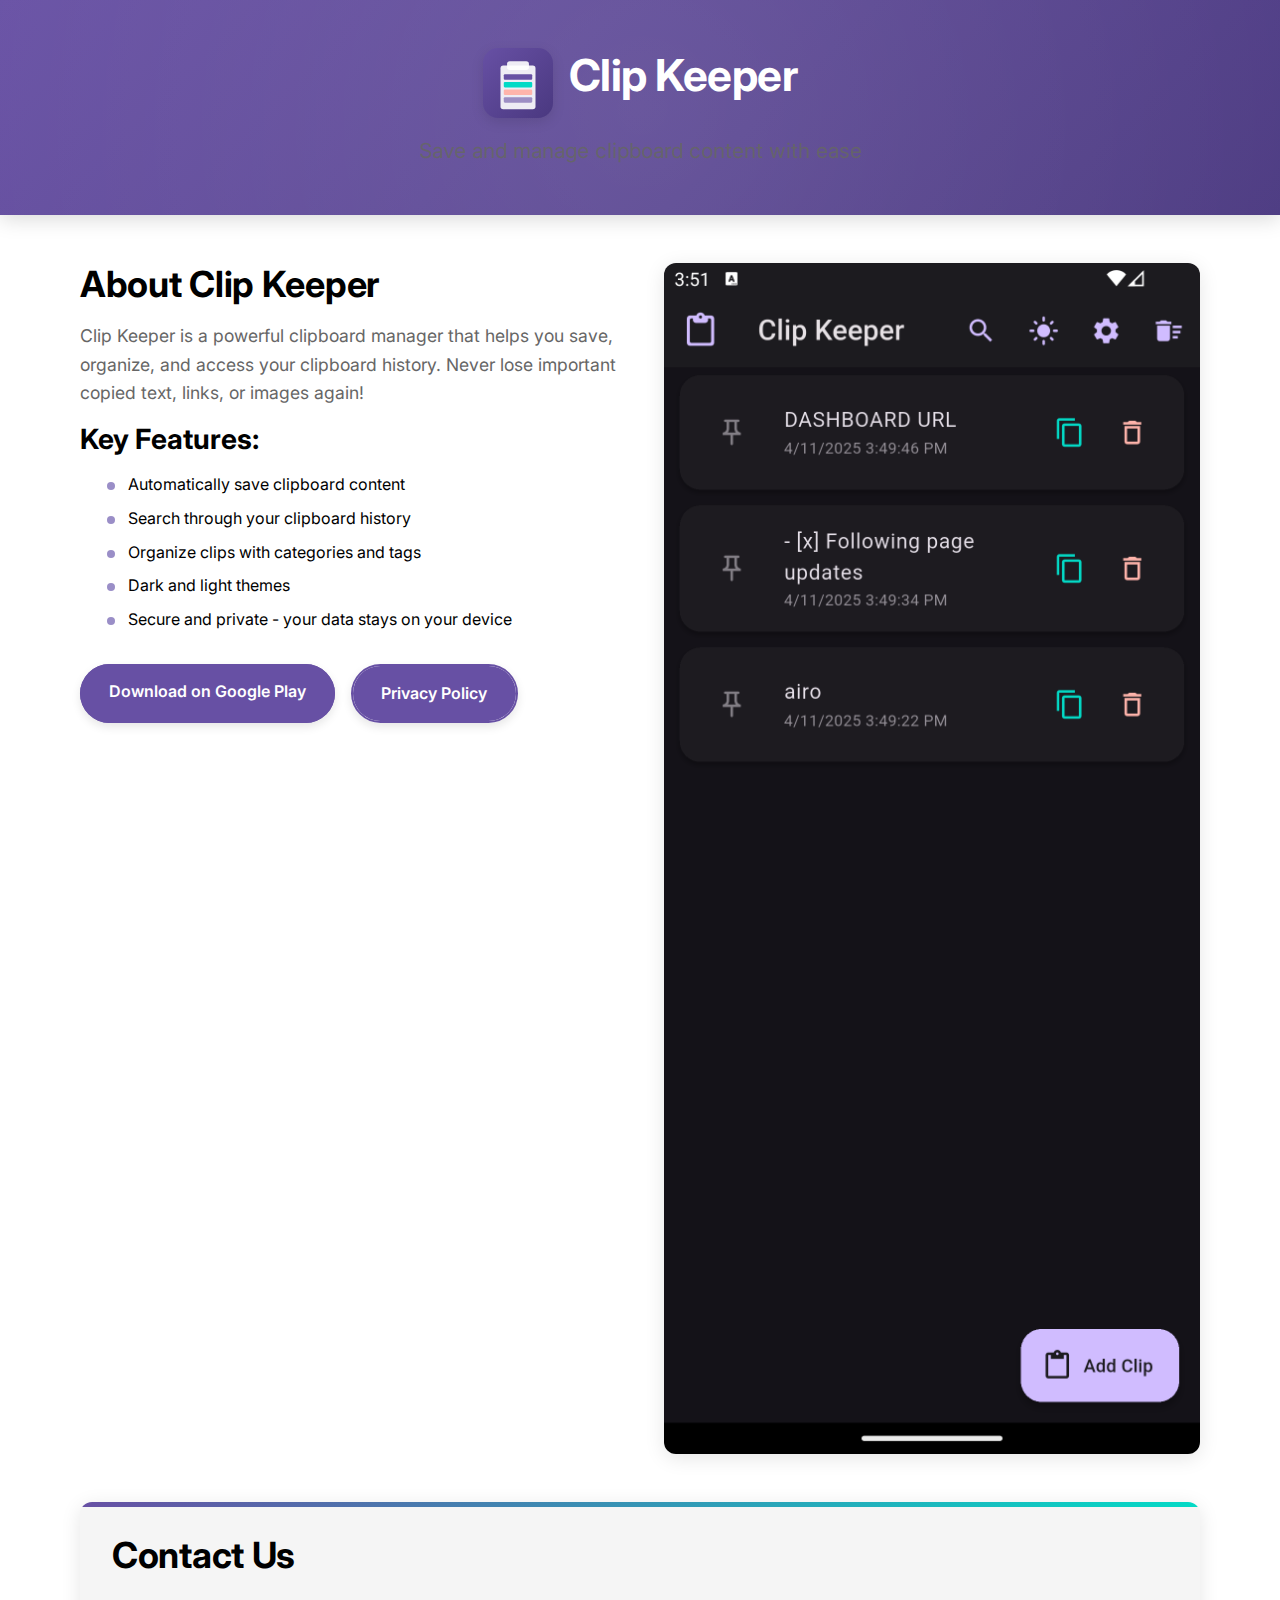
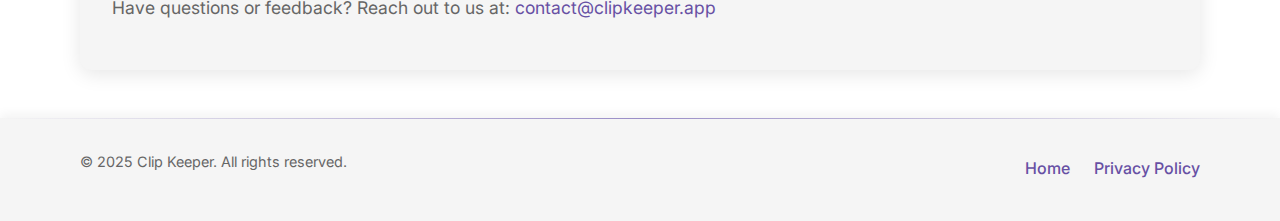
<file: index.html>
<!DOCTYPE html>
<html lang="en">

<head>
    <meta charset="UTF-8">
    <meta name="viewport" content="width=device-width, initial-scale=1.0">
    <title>Clip Keeper - Clipboard Manager App</title>
    <link rel="preconnect" href="https://fonts.googleapis.com">
    <link rel="preconnect" href="https://fonts.gstatic.com" crossorigin>
    <link href="https://fonts.googleapis.com/css2?family=Inter:wght@400;500;600;700&display=swap" rel="stylesheet">
    <link rel="stylesheet" href="styles.css">
    <link rel="icon" href="assets/icon.svg" type="image/svg+xml">
    <link rel="icon" href="assets/favicons/favicon-32x32.png" sizes="32x32" type="image/png">
</head>

<body>
    <header>
        <div class="container">
            <div class="logo-container">
                <img src="assets/icon.svg" alt="Clip Keeper Logo" class="app-logo">
                <h1>Clip Keeper</h1>
            </div>
            <p class="tagline">Save and manage clipboard content with ease</p>
        </div>
    </header>

    <main class="container">
        <section class="app-info">
            <div class="app-description">
                <h2>About Clip Keeper</h2>
                <p>Clip Keeper is a powerful clipboard manager that helps you save, organize, and access your clipboard
                    history. Never lose important copied text, links, or images again!</p>

                <h3>Key Features:</h3>
                <ul>
                    <li>Automatically save clipboard content</li>
                    <li>Search through your clipboard history</li>
                    <li>Organize clips with categories and tags</li>
                    <li>Dark and light themes</li>
                    <li>Secure and private - your data stays on your device</li>
                </ul>

                <div class="cta-buttons">
                    <a href="https://play.google.com/store/apps/details?id=com.arunanuwantha.clip_keeper"
                        class="button primary">Download on Google Play</a>
                    <a href="privacy-policy.html" class="button secondary">Privacy Policy</a>
                </div>
            </div>

            <div class="app-screenshots">
                <img src="assets/screenshot1.png" alt="Clip Keeper Main Screen" class="screenshot">
            </div>
        </section>

        <section class="contact">
            <h2>Contact Us</h2>
            <p>Have questions or feedback? Reach out to us at: <a
                    href="mailto:contact@clipkeeper.app">contact@clipkeeper.app</a></p>
        </section>
    </main>

    <footer>
        <div class="container">
            <p>&copy; 2025 Clip Keeper. All rights reserved.</p>
            <nav>
                <a href="index.html">Home</a>
                <a href="privacy-policy.html">Privacy Policy</a>
            </nav>
        </div>
    </footer>
</body>

</html>
</file>
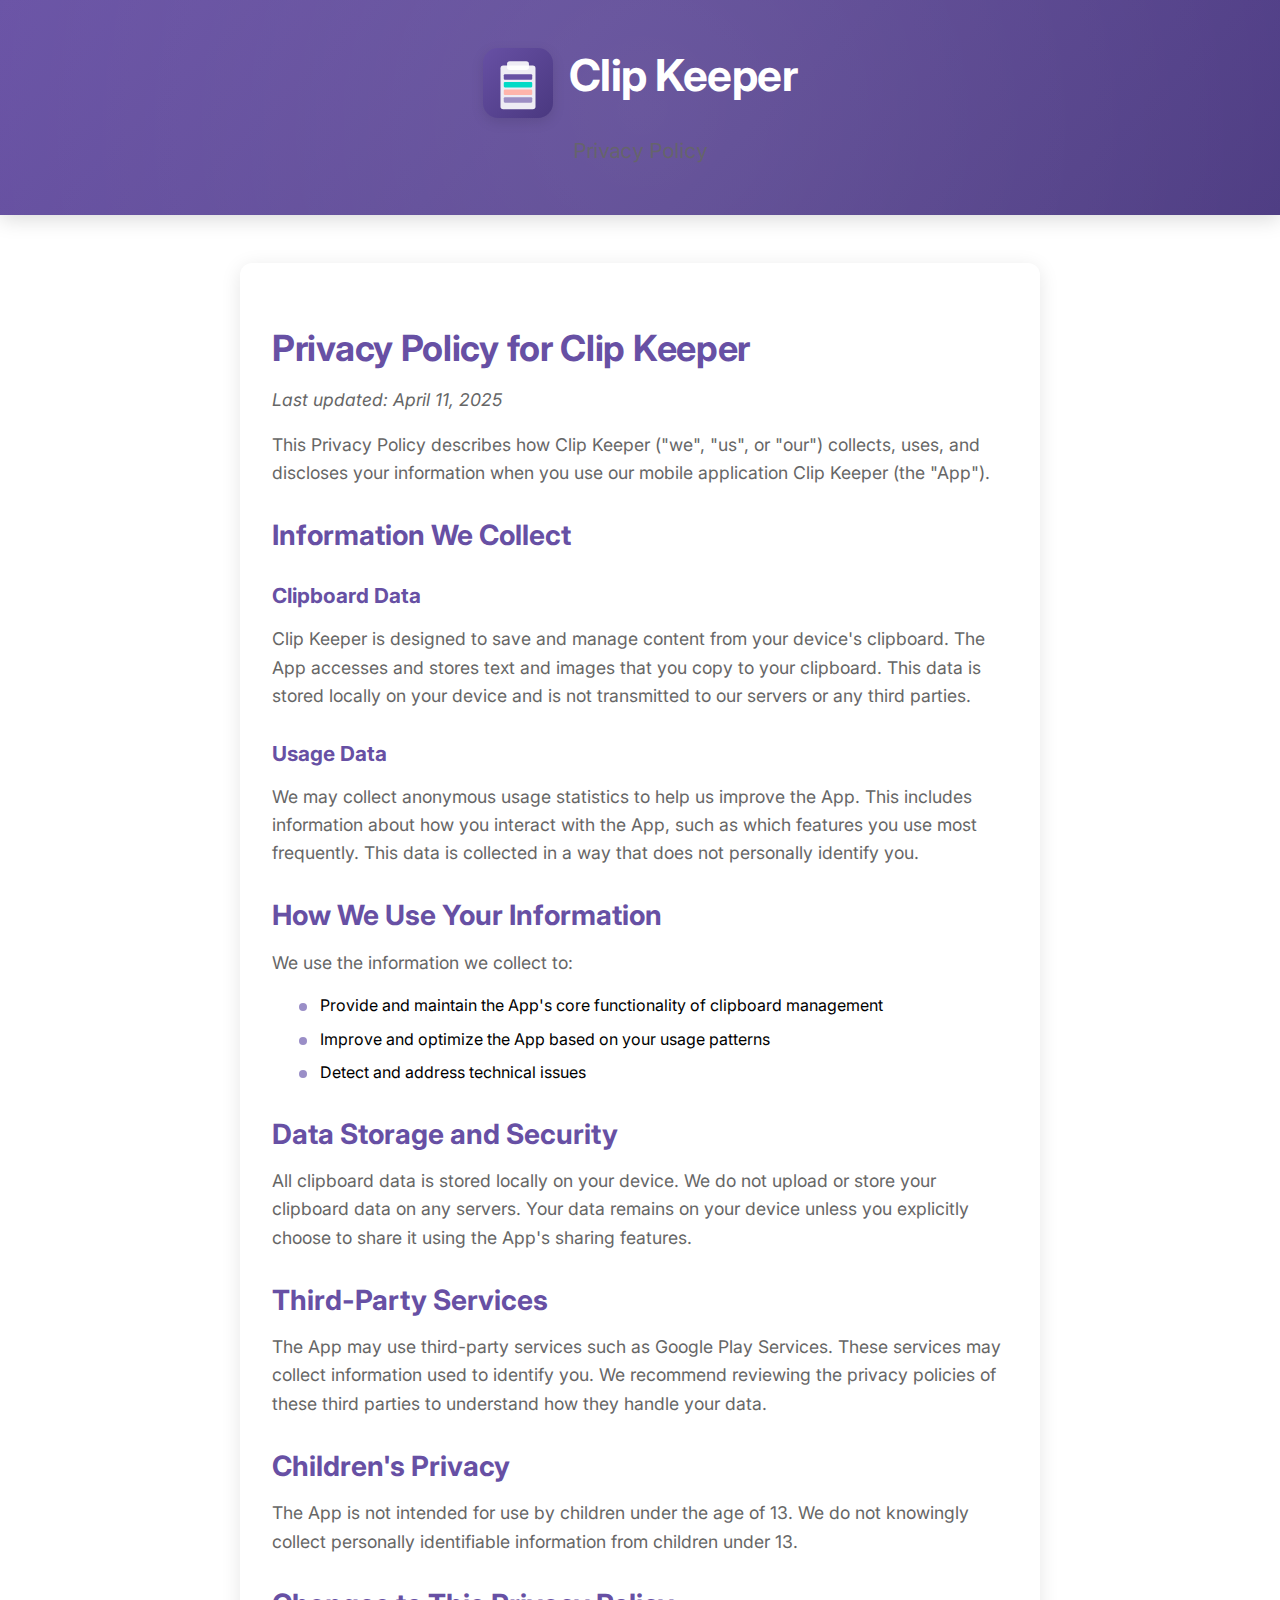
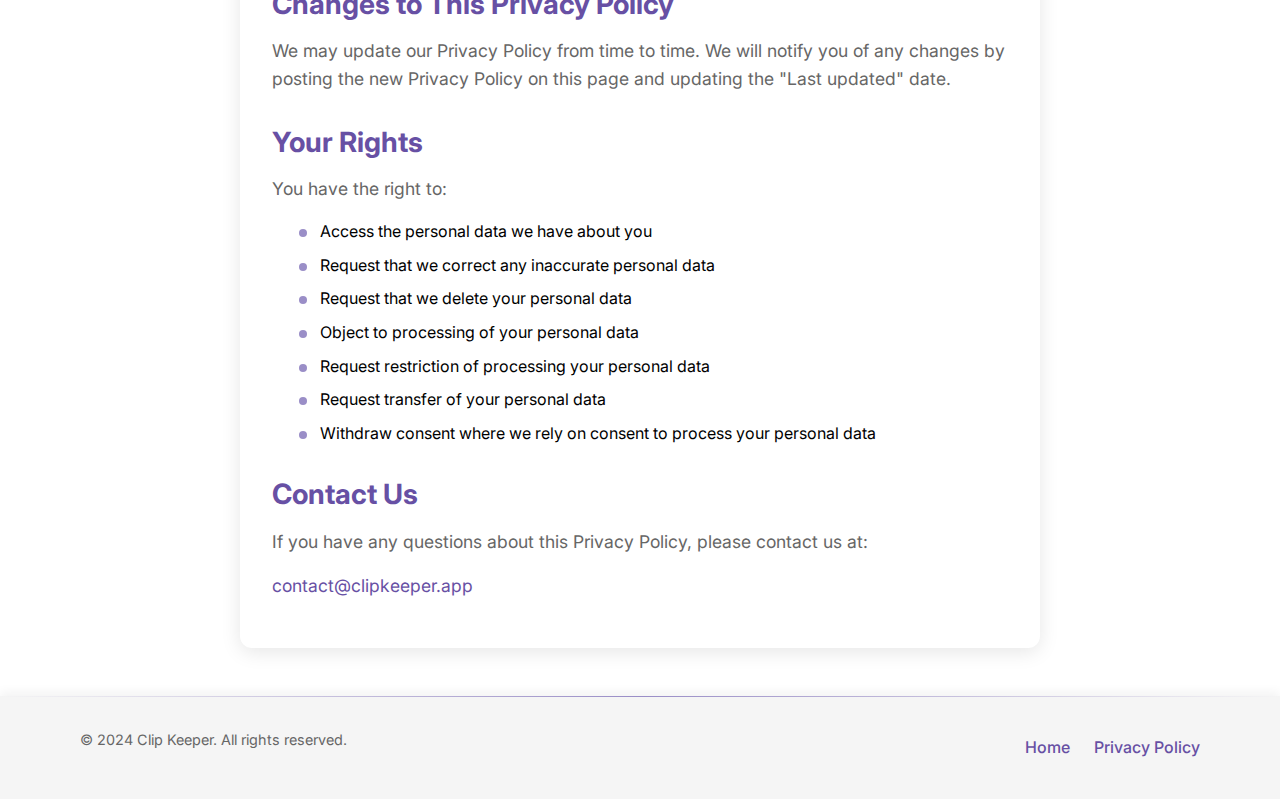
<file: privacy-policy.html>
<!DOCTYPE html>
<html lang="en">

<head>
    <meta charset="UTF-8">
    <meta name="viewport" content="width=device-width, initial-scale=1.0">
    <title>Privacy Policy - Clip Keeper</title>
    <link rel="preconnect" href="https://fonts.googleapis.com">
    <link rel="preconnect" href="https://fonts.gstatic.com" crossorigin>
    <link href="https://fonts.googleapis.com/css2?family=Inter:wght@400;500;600;700&display=swap" rel="stylesheet">
    <link rel="stylesheet" href="styles.css">
    <link rel="icon" href="assets/icon.svg" type="image/svg+xml">
    <link rel="icon" href="assets/favicons/favicon-32x32.png" sizes="32x32" type="image/png">
</head>

<body>
    <header>
        <div class="container">
            <div class="logo-container">
                <img src="assets/icon.svg" alt="Clip Keeper Logo" class="app-logo">
                <h1>Clip Keeper</h1>
            </div>
            <p class="tagline">Privacy Policy</p>
        </div>
    </header>

    <main class="container policy-content">
        <section>
            <h2>Privacy Policy for Clip Keeper</h2>
            <p><em>Last updated: April 11, 2025</em></p>

            <p>This Privacy Policy describes how Clip Keeper ("we", "us", or "our") collects, uses, and discloses your
                information when you use our mobile application Clip Keeper (the "App").</p>

            <h3>Information We Collect</h3>

            <h4>Clipboard Data</h4>
            <p>Clip Keeper is designed to save and manage content from your device's clipboard. The App accesses and
                stores text and images that you copy to your clipboard. This data is stored locally on your device and
                is not transmitted to our servers or any third parties.</p>

            <h4>Usage Data</h4>
            <p>We may collect anonymous usage statistics to help us improve the App. This includes information about how
                you interact with the App, such as which features you use most frequently. This data is collected in a
                way that does not personally identify you.</p>

            <h3>How We Use Your Information</h3>
            <p>We use the information we collect to:</p>
            <ul>
                <li>Provide and maintain the App's core functionality of clipboard management</li>
                <li>Improve and optimize the App based on your usage patterns</li>
                <li>Detect and address technical issues</li>
            </ul>

            <h3>Data Storage and Security</h3>
            <p>All clipboard data is stored locally on your device. We do not upload or store your clipboard data on any
                servers. Your data remains on your device unless you explicitly choose to share it using the App's
                sharing features.</p>

            <h3>Third-Party Services</h3>
            <p>The App may use third-party services such as Google Play Services. These services may collect information
                used to identify you. We recommend reviewing the privacy policies of these third parties to understand
                how they handle your data.</p>

            <h3>Children's Privacy</h3>
            <p>The App is not intended for use by children under the age of 13. We do not knowingly collect personally
                identifiable information from children under 13.</p>

            <h3>Changes to This Privacy Policy</h3>
            <p>We may update our Privacy Policy from time to time. We will notify you of any changes by posting the new
                Privacy Policy on this page and updating the "Last updated" date.</p>

            <h3>Your Rights</h3>
            <p>You have the right to:</p>
            <ul>
                <li>Access the personal data we have about you</li>
                <li>Request that we correct any inaccurate personal data</li>
                <li>Request that we delete your personal data</li>
                <li>Object to processing of your personal data</li>
                <li>Request restriction of processing your personal data</li>
                <li>Request transfer of your personal data</li>
                <li>Withdraw consent where we rely on consent to process your personal data</li>
            </ul>

            <h3>Contact Us</h3>
            <p>If you have any questions about this Privacy Policy, please contact us at:</p>
            <p><a href="mailto:contact@clipkeeper.app">contact@clipkeeper.app</a></p>
        </section>
    </main>

    <footer>
        <div class="container">
            <p>&copy; 2024 Clip Keeper. All rights reserved.</p>
            <nav>
                <a href="index.html">Home</a>
                <a href="privacy-policy.html">Privacy Policy</a>
            </nav>
        </div>
    </footer>
</body>

</html>
</file>
<file: styles.css>
/* Base styles */
:root {
  --primary-color: #6750a4;
  --primary-dark: #4a3880;
  --primary-light: #9a8ec7;
  --secondary-color: #03dac6;
  --background: #ffffff;
  --surface: #f5f5f5;
  --error: #b00020;
  --text-primary: #000000;
  --text-secondary: #666666;
  --text-on-primary: #ffffff;
  --text-on-secondary: #000000;
  --card-shadow: 0 4px 20px rgba(0, 0, 0, 0.1);
  --transition-speed: 0.3s;
  --border-radius: 12px;
  --spacing-xs: 0.5rem;
  --spacing-sm: 1rem;
  --spacing-md: 1.5rem;
  --spacing-lg: 2rem;
  --spacing-xl: 3rem;
}

* {
  margin: 0;
  padding: 0;
  box-sizing: border-box;
}

html {
  scroll-behavior: smooth;
}

body {
  font-family: "Inter", -apple-system, BlinkMacSystemFont, "Segoe UI", Roboto,
    Helvetica, Arial, sans-serif, "Apple Color Emoji", "Segoe UI Emoji",
    "Segoe UI Symbol";
  line-height: 1.6;
  color: var(--text-primary);
  background-color: var(--background);
  overflow-x: hidden;
}

.container {
  width: 90%;
  max-width: 1200px;
  margin: 0 auto;
  padding: 0 var(--spacing-sm);
}

/* Typography */
h1,
h2,
h3,
h4 {
  margin-bottom: var(--spacing-sm);
  line-height: 1.2;
  font-weight: 700;
}

h1 {
  font-size: clamp(2rem, 5vw, 2.75rem);
  letter-spacing: -0.5px;
}

h2 {
  font-size: clamp(1.5rem, 4vw, 2.25rem);
  letter-spacing: -0.3px;
}

h3 {
  font-size: clamp(1.25rem, 3vw, 1.75rem);
}

h4 {
  font-size: clamp(1.1rem, 2vw, 1.3rem);
}

p {
  margin-bottom: var(--spacing-sm);
  font-size: clamp(1rem, 1.5vw, 1.1rem);
  color: var(--text-secondary);
}

a {
  color: var(--primary-color);
  text-decoration: none;
  transition: all var(--transition-speed) ease;
  position: relative;
}

a:hover {
  color: var(--primary-dark);
}

a:after {
  content: "";
  position: absolute;
  width: 0;
  height: 2px;
  bottom: -2px;
  left: 0;
  background-color: var(--primary-color);
  transition: width var(--transition-speed) ease;
}

a:hover:after {
  width: 100%;
}

ul {
  margin-left: 2rem;
  margin-bottom: var(--spacing-md);
  list-style-type: none;
}

ul li {
  position: relative;
  padding-left: var(--spacing-sm);
  margin-bottom: var(--spacing-xs);
}

ul li:before {
  content: "";
  position: absolute;
  left: -5px;
  top: 10px;
  width: 8px;
  height: 8px;
  border-radius: 50%;
  background-color: var(--primary-light);
}

/* Header */
header {
  background: linear-gradient(
    135deg,
    var(--primary-color) 0%,
    var(--primary-dark) 100%
  );
  color: var(--text-on-primary);
  padding: var(--spacing-xl) 0;
  text-align: center;
  margin-bottom: var(--spacing-xl);
  position: relative;
  overflow: hidden;
  box-shadow: 0 4px 20px rgba(0, 0, 0, 0.15);
}

header::before {
  content: "";
  position: absolute;
  top: -50%;
  left: -50%;
  width: 200%;
  height: 200%;
  background: radial-gradient(
    circle,
    rgba(255, 255, 255, 0.1) 0%,
    rgba(255, 255, 255, 0) 70%
  );
  pointer-events: none;
}

.logo-container {
  display: flex;
  align-items: center;
  justify-content: center;
  margin-bottom: var(--spacing-sm);
  animation: fadeInDown 0.8s ease-out;
}

.app-logo {
  width: 70px;
  height: 70px;
  margin-right: var(--spacing-sm);
  filter: drop-shadow(0 4px 6px rgba(0, 0, 0, 0.1));
  transition: transform var(--transition-speed) ease;
}

.app-logo:hover {
  transform: scale(1.05) rotate(5deg);
}

.tagline {
  font-size: clamp(1.1rem, 2vw, 1.3rem);
  opacity: 0.9;
  max-width: 600px;
  margin: 0 auto;
  animation: fadeInUp 0.8s ease-out;
}

/* Main content */
main {
  padding: var(--spacing-lg) 0;
}

.app-info {
  display: flex;
  flex-wrap: wrap;
  gap: var(--spacing-xl);
  margin-bottom: var(--spacing-xl);
  align-items: start;
}

.app-description {
  flex: 1;
  min-width: 300px;
  animation: fadeInLeft 1s ease-out;
}

.app-screenshots {
  flex: 1;
  min-width: 300px;
  display: flex;
  justify-content: center;
  align-items: center;
  animation: fadeInRight 1s ease-out;
}

.screenshot {
  max-width: 100%;
  height: auto;
  border-radius: var(--border-radius);
  box-shadow: var(--card-shadow);
  transition: transform var(--transition-speed) ease,
    box-shadow var(--transition-speed) ease;
}

.screenshot:hover {
  transform: translateY(-5px);
  box-shadow: 0 10px 25px rgba(0, 0, 0, 0.15);
}

/* Animations */
@keyframes fadeInDown {
  from {
    opacity: 0;
    transform: translateY(-20px);
  }
  to {
    opacity: 1;
    transform: translateY(0);
  }
}

@keyframes fadeInUp {
  from {
    opacity: 0;
    transform: translateY(20px);
  }
  to {
    opacity: 1;
    transform: translateY(0);
  }
}

@keyframes fadeInLeft {
  from {
    opacity: 0;
    transform: translateX(-20px);
  }
  to {
    opacity: 1;
    transform: translateX(0);
  }
}

@keyframes fadeInRight {
  from {
    opacity: 0;
    transform: translateX(20px);
  }
  to {
    opacity: 1;
    transform: translateX(0);
  }
}

/* Buttons */
.cta-buttons {
  display: flex;
  flex-wrap: wrap;
  gap: var(--spacing-sm);
  margin: var(--spacing-lg) 0;
}

.button {
  display: inline-block;
  padding: 0.9rem 1.8rem;
  border-radius: 50px;
  font-weight: 600;
  font-size: 1rem;
  text-align: center;
  transition: all var(--transition-speed) ease;
  text-decoration: none;
  box-shadow: 0 4px 10px rgba(0, 0, 0, 0.1);
  position: relative;
  overflow: hidden;
  z-index: 1;
}

.button:after {
  content: "";
  position: absolute;
  bottom: 0;
  left: 0;
  width: 100%;
  height: 100%;
  z-index: -2;
}

.button:before {
  content: "";
  position: absolute;
  bottom: 0;
  left: 0;
  width: 0%;
  height: 100%;
  background-color: rgba(0, 0, 0, 0.1);
  transition: all var(--transition-speed) ease;
  z-index: -1;
}

.button:hover {
  transform: translateY(-3px);
  box-shadow: 0 7px 15px rgba(0, 0, 0, 0.15);
  text-decoration: none;
}

.button:hover:before {
  width: 100%;
}

.button.primary {
  background-color: var(--primary-color);
  color: var(--text-on-primary);
}

.button.primary:hover {
  background-color: var(--primary-dark);
}

.button.secondary {
  background-color: transparent;
  color: white;
  border: 2px solid var(--primary-color);
}

.button.secondary:hover {
  background-color: rgba(103, 80, 164, 0.05);
}

/* Contact section */
.contact {
  background-color: var(--surface);
  padding: var(--spacing-lg);
  border-radius: var(--border-radius);
  margin-bottom: var(--spacing-lg);
  box-shadow: var(--card-shadow);
  position: relative;
  overflow: hidden;
  transition: transform var(--transition-speed) ease,
    box-shadow var(--transition-speed) ease;
}

.contact:hover {
  transform: translateY(-5px);
  box-shadow: 0 10px 30px rgba(0, 0, 0, 0.12);
}

.contact:before {
  content: "";
  position: absolute;
  top: 0;
  left: 0;
  width: 100%;
  height: 5px;
  background: linear-gradient(
    90deg,
    var(--primary-color),
    var(--secondary-color)
  );
}

/* Privacy Policy */
.policy-content {
  max-width: 800px;
  margin: 0 auto;
  background-color: var(--background);
  padding: var(--spacing-lg);
  border-radius: var(--border-radius);
  box-shadow: var(--card-shadow);
}

.policy-content h2,
.policy-content h3,
.policy-content h4 {
  margin-top: var(--spacing-lg);
  color: var(--primary-color);
}

.policy-content ul {
  margin-bottom: var(--spacing-lg);
}

/* Footer */
footer {
  background-color: var(--surface);
  padding: var(--spacing-lg) 0;
  margin-top: var(--spacing-xl);
  position: relative;
  box-shadow: 0 -4px 10px rgba(0, 0, 0, 0.05);
}

footer:before {
  content: "";
  position: absolute;
  top: 0;
  left: 0;
  width: 100%;
  height: 1px;
  background: linear-gradient(
    90deg,
    transparent,
    var(--primary-light),
    transparent
  );
}

footer .container {
  display: flex;
  justify-content: space-between;
  align-items: center;
  flex-wrap: wrap;
  gap: var(--spacing-sm);
}

footer nav {
  display: flex;
  gap: var(--spacing-md);
}

footer a {
  font-weight: 500;
  transition: color var(--transition-speed) ease;
}

footer a:hover:after {
  width: 0;
}

footer p {
  color: var(--text-secondary);
  font-size: 0.9rem;
}

/* Responsive */
@media (max-width: 992px) {
  .container {
    width: 95%;
  }

  .app-info {
    gap: var(--spacing-lg);
  }
}

@media (max-width: 768px) {
  body {
    font-size: 0.95rem;
  }

  header {
    padding: var(--spacing-lg) 0;
  }

  .app-info {
    flex-direction: column;
    gap: var(--spacing-lg);
  }

  .app-screenshots {
    order: -1;
    margin-bottom: var(--spacing-md);
  }

  .screenshot {
    max-width: 90%;
  }

  .contact {
    padding: var(--spacing-md);
  }

  footer .container {
    flex-direction: column;
    text-align: center;
  }

  footer nav {
    margin-top: var(--spacing-sm);
    justify-content: center;
  }
}

@media (max-width: 480px) {
  .container {
    width: 100%;
    padding: 0 var(--spacing-md);
  }

  .logo-container {
    flex-direction: column;
  }

  .app-logo {
    margin-right: 0;
    margin-bottom: var(--spacing-xs);
  }

  .cta-buttons {
    flex-direction: column;
    width: 100%;
  }

  .button {
    width: 100%;
    margin-bottom: var(--spacing-xs);
  }

  .policy-content {
    padding: var(--spacing-md);
  }
}
</file>
